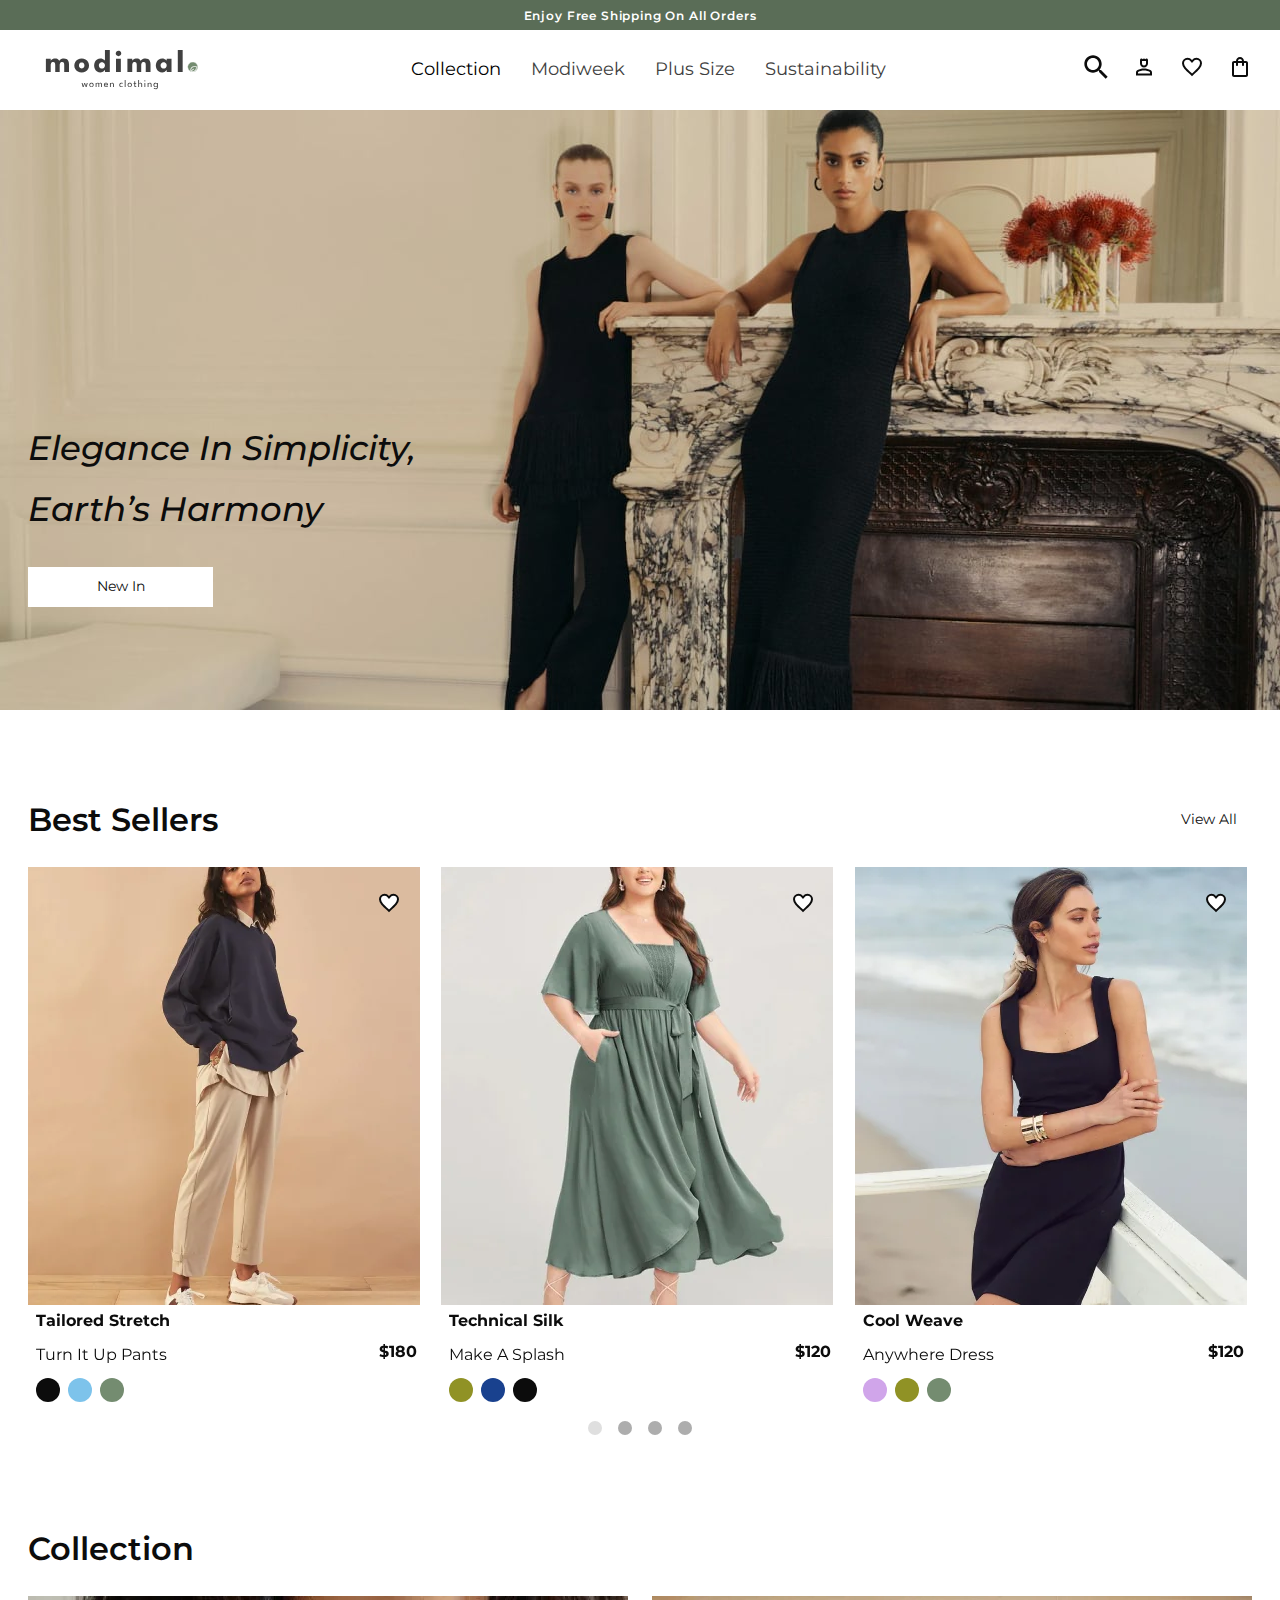
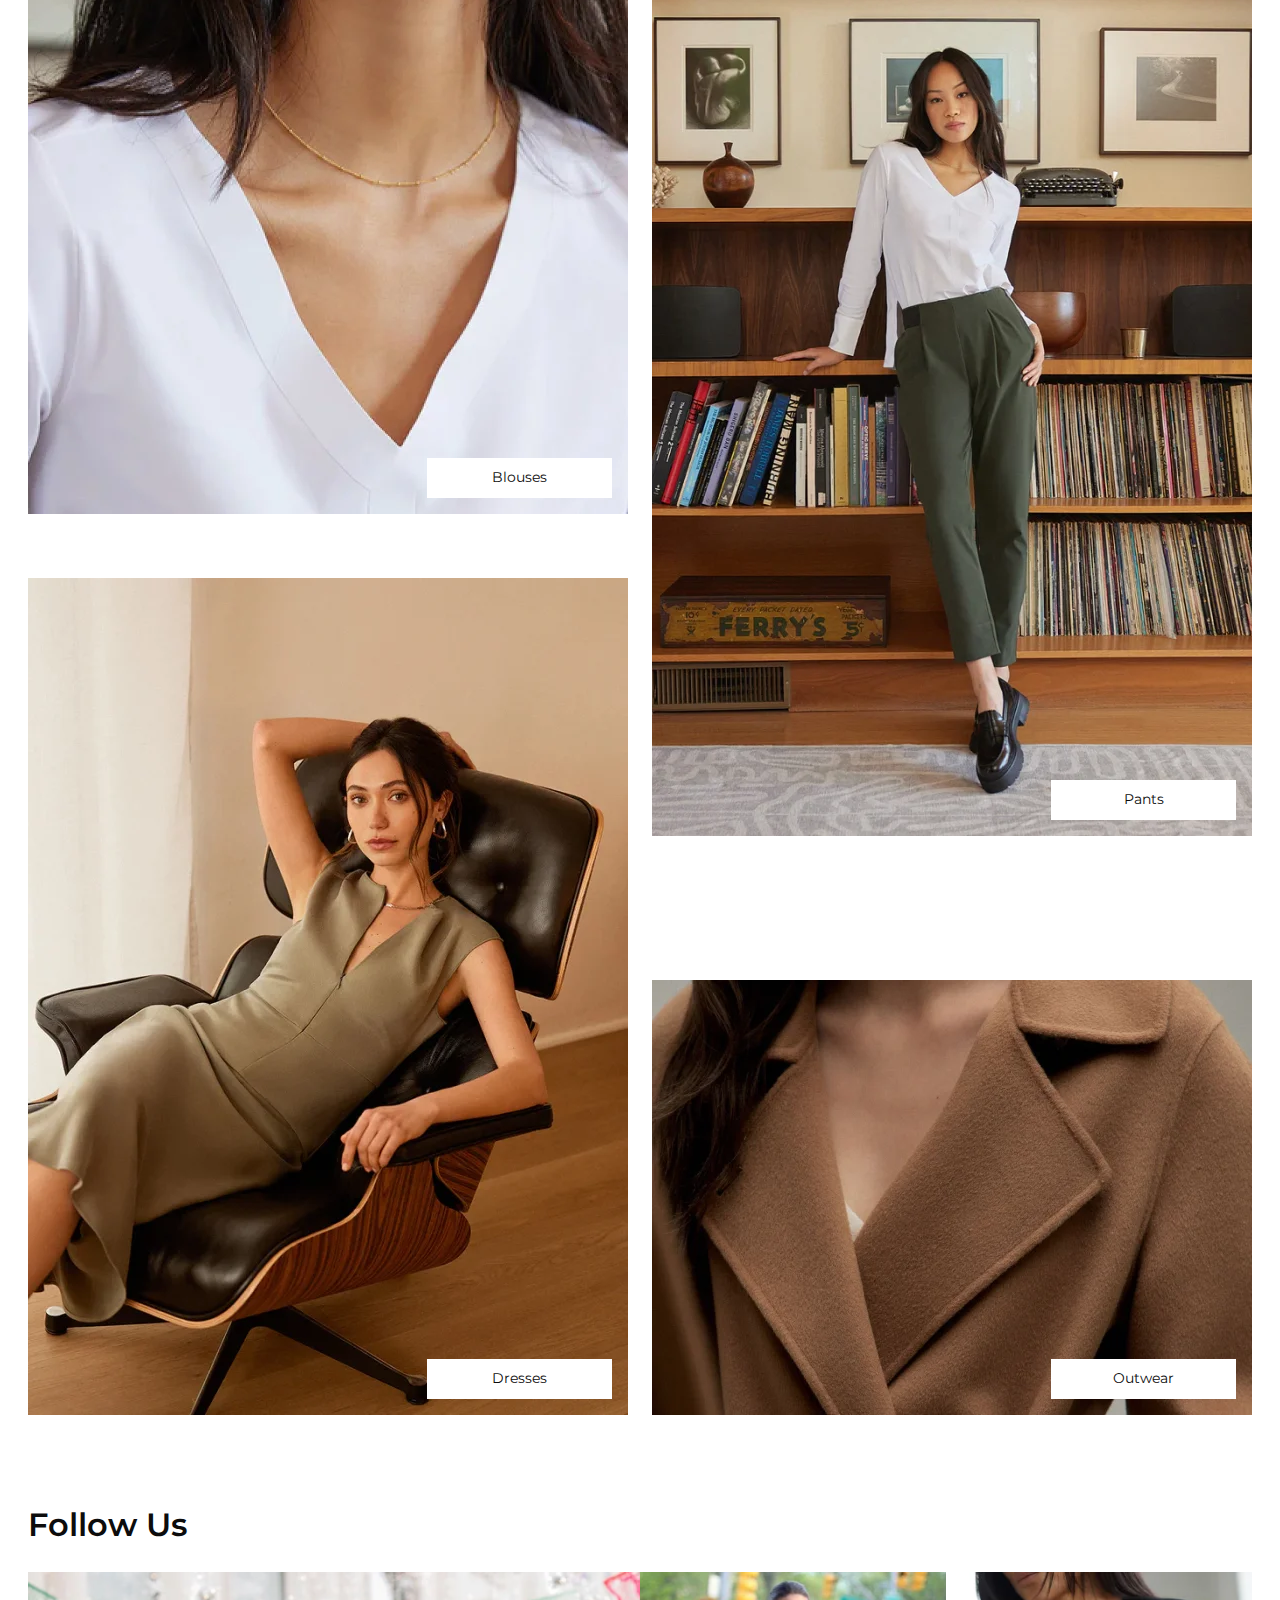
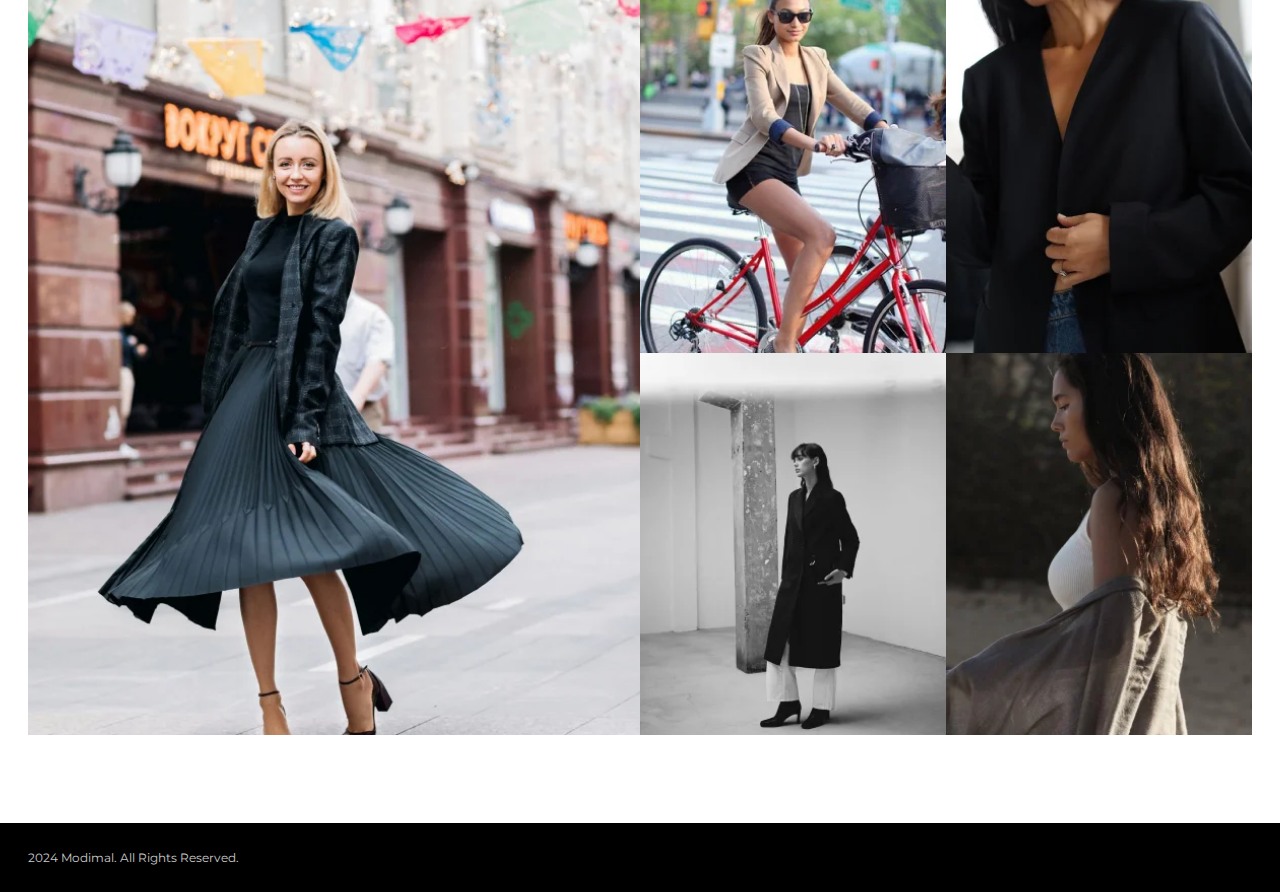
<file: index.html>
<!DOCTYPE html><html lang="en"><head><meta charset="UTF-8"/><meta http-equiv="X-UA-Compatible" content="IE=edge"/><meta name="viewport" content="width=device-width, initial-scale=1.0"/><title>Modimal</title><link rel="stylesheet" href="./css/main.css"/><link rel="icon" type="image/x-icon" href="./img/favicons/favicon.svg"><link rel="apple-touch-icon" sizes="180x180" href="./img/favicons/apple-touch-icon.png"></head><body><section class="top-info"><div class="container"><p>Enjoy Free Shipping On&#160;All Orders</p></div></section><header class="header"><div class="container"><div class="header__inner"><div class="header__logo"> <a class="logo" href="#"><img src="./img/logo/logo.svg" alt="Alt"></a></div><nav class="header__nav nav"><ul class="nav__list"><li class="nav__list-item"> <a href="#" class="nav__list-link active">Collection</a></li><li class="nav__list-item"> <a href="#" class="nav__list-link">Modiweek</a></li><li class="nav__list-item"> <a href="#" class="nav__list-link">Plus Size</a></li><li class="nav__list-item"> <a href="#" class="nav__list-link">Sustainability</a></li></ul></nav><div class="header__account header__account--first"><ul class="header__account-list"><li class="header__account-list-item account__menu"> <button class="mobile-nav-btn"><div class="nav-icon"></div></button></li><li class="header__account-list-item account__search"> <a href="#" class="header__account-list-link"><svg class="icon icon--search"><use href="./img/svgsprite/sprite.symbol.svg#search"></use></svg></a></li><li class="header__account-list-item"> <a href="#" class="header__account-list-link"><svg class="icon icon--person"><use href="./img/svgsprite/sprite.symbol.svg#person"></use></svg></a></li></ul></div><div class="header__account"><ul class="header__account-list"><li class="header__account-list-item"> <a href="#" class="header__account-list-link"><svg class="icon icon--favorite"><use href="./img/svgsprite/sprite.symbol.svg#favorite"></use></svg></a></li><li class="header__account-list-item"> <a href="#" class="header__account-list-link"><svg class="icon icon--bag"><use href="./img/svgsprite/sprite.symbol.svg#bag"></use></svg></a></li></ul></div><div class="header__nav-btn"> <button class="mobile-nav-btn"><div class="nav-icon"></div></button></div></div></div></header><div class="mobile-nav"><div class="mobile-nav__links"><div class="mobile-links"><li class="mobile-links__parent"> <button class="mobile-links__parent-btn"> <span class="mobile-links__parent-title">collection</span> <svg class="mobile-links__parent-btn-icon icon icon--arrow-down"><use href="./img/svgsprite/sprite.symbol.svg#arrow-down"></use></svg></button><div class="mobile-sub"><ul class="mobile-sub-list"><li class="mobile-sub-list__item"> <a href="#" class="mobile-sub-list__link">shop all</a></li><li class="mobile-sub-list__item"> <a href="#" class="mobile-sub-list__link">tops & blouses</a></li><li class="mobile-sub-list__item"> <a href="#" class="mobile-sub-list__link">tees</a></li><li class="mobile-sub-list__item"> <a href="#" class="mobile-sub-list__link">pants</a></li><li class="mobile-sub-list__item"> <a href="#" class="mobile-sub-list__link">jackets & outwears</a></li><li class="mobile-sub-list__item"> <a href="#" class="mobile-sub-list__link">pullovers</a></li><li class="mobile-sub-list__item"> <a href="#" class="mobile-sub-list__link">dresses & jumpsuits</a></li><li class="mobile-sub-list__item"> <a href="#" class="mobile-sub-list__link">short & skirts</a></li></ul></div></li><li class="mobile-links__parent"> <button class="mobile-links__parent-btn"> <span class="mobile-links__parent-title">New in</span> <svg class="mobile-links__parent-btn-icon icon icon--arrow-down"><use href="./img/svgsprite/sprite.symbol.svg#arrow-down"></use></svg></button><div class="mobile-sub"><ul class="mobile-sub-list"><li class="mobile-sub-list__item"> <a href="#" class="mobile-sub-list__link">shop all</a></li><li class="mobile-sub-list__item"> <a href="#" class="mobile-sub-list__link">tops & blouses</a></li><li class="mobile-sub-list__item"> <a href="#" class="mobile-sub-list__link">tees</a></li><li class="mobile-sub-list__item"> <a href="#" class="mobile-sub-list__link">pants</a></li><li class="mobile-sub-list__item"> <a href="#" class="mobile-sub-list__link">jackets & outwears</a></li><li class="mobile-sub-list__item"> <a href="#" class="mobile-sub-list__link">pullovers</a></li><li class="mobile-sub-list__item"> <a href="#" class="mobile-sub-list__link">dresses & jumpsuits</a></li><li class="mobile-sub-list__item"> <a href="#" class="mobile-sub-list__link">short & skirts</a></li></ul></div></li><li class="mobile-links__parent"> <button class="mobile-links__parent-btn"> <span class="mobile-links__parent-title">Modiweek</span> <svg class="mobile-links__parent-btn-icon icon icon--arrow-down"><use href="./img/svgsprite/sprite.symbol.svg#arrow-down"></use></svg></button><div class="mobile-sub"><ul class="mobile-sub-list"><li class="mobile-sub-list__item"> <a href="#" class="mobile-sub-list__link">shop all</a></li><li class="mobile-sub-list__item"> <a href="#" class="mobile-sub-list__link">tops & blouses</a></li><li class="mobile-sub-list__item"> <a href="#" class="mobile-sub-list__link">tees</a></li><li class="mobile-sub-list__item"> <a href="#" class="mobile-sub-list__link">pants</a></li><li class="mobile-sub-list__item"> <a href="#" class="mobile-sub-list__link">jackets & outwears</a></li><li class="mobile-sub-list__item"> <a href="#" class="mobile-sub-list__link">pullovers</a></li><li class="mobile-sub-list__item"> <a href="#" class="mobile-sub-list__link">dresses & jumpsuits</a></li><li class="mobile-sub-list__item"> <a href="#" class="mobile-sub-list__link">short & skirts</a></li></ul></div></li></div></div><div class="mobile-nav__btns"> <a href="#" class="btn-outline"><svg class="icon icon--person"><use href="./img/svgsprite/sprite.symbol.svg#person"></use></svg>Log In</a> <a href="" class="btn-outline">Create Account</a></div></div><main class="main"><section class="hero"><div class="container"><div class="hero__content"><h1 class="hero__title">Elegance in&#160;simplicity, Earth&#8217;s harmony</h1> <a href="#" class="btn">New In</a></div></div></section><section class="best"><div class="container"><div class="best__title-wrapper"><h2 class="title best__title">Best Sellers</h2><div class="best__link"> <a href="#" class="btn btn--small">view all</a></div></div><div class="best__cards"><div class="swiper"><div class="swiper-wrapper"><div class="swiper-slide"><article class="card"><div class="card__fav-btn"> <button class="card__btn-fav card__btn-fav"><svg class="icon icon--favorite"><use href="./img/svgsprite/sprite.symbol.svg#favorite"></use></svg></button></div><div class="card__picture"><picture><source srcset="./img/best/best-01.webp 1x, ./img/best/best-01@2x.webp 2x" type="image/webp"><source srcset="./img/best/best-01.jpg 1x, ./img/best/best-01@2x.jpg 2x" type="image/jpeg"> <img src="./img/best/best-01.jpg" alt="tailored stretch"></picture></div><div class="card__body"><h3 class="card__title"><a href="#">tailored stretch</a></h3><div class="card__body-wrapper"><div class="card__desc">turn it&#160;up&#160;pants</div><div class="card__price">$180</div></div><div class="card__colors"><div class="color color--black"></div><div class="color color--blue"></div><div class="color color--green"></div></div></div></article></div><div class="swiper-slide"><article class="card"><div class="card__fav-btn"> <button class="card__btn-fav card__btn-fav"><svg class="icon icon--favorite"><use href="./img/svgsprite/sprite.symbol.svg#favorite"></use></svg></button></div><div class="card__picture"><picture><source srcset="./img/best/best-02.webp 1x, ./img/best/best-02@2x.webp 2x" type="image/webp"><source srcset="./img/best/best-02.jpg 1x, ./img/best/best-02@2x.jpg 2x" type="image/jpeg"> <img src="./img/best/best-02.jpg" alt="tailored stretch"></picture></div><div class="card__body"><h3 class="card__title"><a href="#">Technical Silk</a></h3><div class="card__body-wrapper"><div class="card__desc">Make A&#160;Splash</div><div class="card__price">$120</div></div><div class="card__colors"><div class="color color--olive"></div><div class="color color--navy"></div><div class="color color--black"></div></div></div></article></div><div class="swiper-slide"><article class="card"><div class="card__fav-btn"> <button class="card__btn-fav card__btn-fav"><svg class="icon icon--favorite"><use href="./img/svgsprite/sprite.symbol.svg#favorite"></use></svg></button></div><div class="card__picture"><picture><source srcset="./img/best/best-03.webp 1x, ./img/best/best-03@2x.webp 2x" type="image/webp"><source srcset="./img/best/best-03.jpg 1x, ./img/best/best-03@2x.jpg 2x" type="image/jpeg"> <img src="./img/best/best-03.jpg" alt="tailored stretch"></picture></div><div class="card__body"><h3 class="card__title"><a href="#">Cool Weave</a></h3><div class="card__body-wrapper"><div class="card__desc">Anywhere Dress</div><div class="card__price">$120</div></div><div class="card__colors"><div class="color color--pink"></div><div class="color color--olive"></div><div class="color color--green"></div></div></div></article></div><div class="swiper-slide"><article class="card"><div class="card__fav-btn"> <button class="card__btn-fav card__btn-fav"><svg class="icon icon--favorite"><use href="./img/svgsprite/sprite.symbol.svg#favorite"></use></svg></button></div><div class="card__picture"><picture><source srcset="./img/best/best-04.webp 1x, ./img/best/best-04@2x.webp 2x" type="image/webp"><source srcset="./img/best/best-04.jpg 1x, ./img/best/best-04@2x.jpg 2x" type="image/jpeg"> <img src="./img/best/best-04.jpg" alt="tailored stretch"></picture></div><div class="card__body"><h3 class="card__title"><a href="#">Cool Dress</a></h3><div class="card__body-wrapper"><div class="card__desc">Anywhere Dress</div><div class="card__price">$210</div></div><div class="card__colors"><div class="color color--white"></div><div class="color color--black"></div><div class="color color--green"></div></div></div></article></div><div class="swiper-slide"><article class="card"><div class="card__fav-btn"> <button class="card__btn-fav card__btn-fav"><svg class="icon icon--favorite"><use href="./img/svgsprite/sprite.symbol.svg#favorite"></use></svg></button></div><div class="card__picture"><picture><source srcset="./img/best/best-05.webp 1x, ./img/best/best-05@2x.webp 2x" type="image/webp"><source srcset="./img/best/best-05.jpg 1x, ./img/best/best-05@2x.jpg 2x" type="image/jpeg"> <img src="./img/best/best-05.jpg" alt="tailored stretch"></picture></div><div class="card__body"><h3 class="card__title"><a href="#">Cool Blause</a></h3><div class="card__body-wrapper"><div class="card__desc">Anywhere Dress</div><div class="card__price">$180</div></div><div class="card__colors"><div class="color color--blue"></div><div class="color color--white"></div><div class="color color--green"></div></div></div></article></div><div class="swiper-slide"><article class="card"><div class="card__fav-btn"> <button class="card__btn-fav card__btn-fav"><svg class="icon icon--favorite"><use href="./img/svgsprite/sprite.symbol.svg#favorite"></use></svg></button></div><div class="card__picture"><picture><source srcset="./img/best/best-06.webp 1x, ./img/best/best-06@2x.webp 2x" type="image/webp"><source srcset="./img/best/best-06.jpg 1x, ./img/best/best-06@2x.jpg 2x" type="image/jpeg"> <img src="./img/best/best-06.jpg" alt="tailored stretch"></picture></div><div class="card__body"><h3 class="card__title"><a href="#">Summer Dress</a></h3><div class="card__body-wrapper"><div class="card__desc">Anywhere Dress</div><div class="card__price">$120</div></div><div class="card__colors"><div class="color color--white"></div><div class="color color--olive"></div><div class="color color--green"></div></div></div></article></div></div><div class="swiper-pagination"></div></div></div></div></section><section class="collection"><div class="container"><h2 class="title collection__title">Collection</h2><div class="collection__cols"><div class="collection__col"><article class="card-collection"><picture><source srcset="./img/collection/collection-01.webp 1x, ./img/collection/collection-01@2x.webp 2x" type="image/webp"><source srcset="./img/collection/collection-01.jpg 1x, ./img/collection/collection-01@2x.jpg 2x" type="image/jpeg"> <img src="./img/collection/collection-01.jpg" alt="collection" class="card-collection__img"></picture><div class="card-collection__link"> <a href="#" class="btn btn--mobile-wide">Blouses</a></div></article><article class="card-collection"><picture><source srcset="./img/collection/collection-02.webp 1x, ./img/collection/collection-02@2x.webp 2x" type="image/webp"><source srcset="./img/collection/collection-02.jpg 1x, ./img/collection/collection-02@2x.jpg 2x" type="image/jpeg"> <img src="./img/collection/collection-02.jpg" alt="collection" class="card-collection__img"></picture><div class="card-collection__link"> <a href="#" class="btn btn--mobile-wide">Dresses</a></div></article></div><div class="collection__col"><article class="card-collection"><picture><source srcset="./img/collection/collection-03.webp 1x, ./img/collection/collection-03@2x.webp 2x" type="image/webp"><source srcset="./img/collection/collection-03.jpg 1x, ./img/collection/collection-03@2x.jpg 2x" type="image/jpeg"> <img src="./img/collection/collection-03.jpg" alt="collection" class="card-collection__img"></picture><div class="card-collection__link"> <a href="#" class="btn btn--mobile-wide">Pants</a></div></article><article class="card-collection"><picture><source srcset="./img/collection/collection-04.webp 1x, ./img/collection/collection-04@2x.webp 2x" type="image/webp"><source srcset="./img/collection/collection-04.jpg 1x, ./img/collection/collection-04@2x.jpg 2x" type="image/jpeg"> <img src="./img/collection/collection-04.jpg" alt="collection" class="card-collection__img"></picture><div class="card-collection__link"> <a href="#" class="btn btn--mobile-wide">Outwear</a></div></article></div></div></div></section><section class="follow"><div class="container"><h1 class="title follow-title"> Follow us</h1><div class="follow__inner"><picture><source srcset="./img/follow/follow-01.webp 1x, ./img/follow/follow-01@2x.webp 2x" type="image/webp"><source srcset="./img/follow/follow-01.jpg 1x, ./img/follow/follow-01@2x.jpg 2x" type="image/jpeg"> <img src="./img/follow/follow-01.jpg" alt="follow" class="follow__img"></picture><picture><source srcset="./img/follow/follow-02.webp 1x, ./img/follow/follow-02@2x.webp 2x" type="image/webp"><source srcset="./img/follow/follow-02.jpg 1x, ./img/follow/follow-02@2x.jpg 2x" type="image/jpeg"> <img src="./img/follow/follow-02.jpg" alt="follow" class="follow__img"></picture><picture><source srcset="./img/follow/follow-03.webp 1x, ./img/follow/follow-03@2x.webp 2x" type="image/webp"><source srcset="./img/follow/follow-03.jpg 1x, ./img/follow/follow-03@2x.jpg 2x" type="image/jpeg"> <img src="./img/follow/follow-03.jpg" alt="follow" class="follow__img"></picture><picture><source srcset="./img/follow/follow-04.webp 1x, ./img/follow/follow-04@2x.webp 2x" type="image/webp"><source srcset="./img/follow/follow-04.jpg 1x, ./img/follow/follow-04@2x.jpg 2x" type="image/jpeg"> <img src="./img/follow/follow-04.jpg" alt="follow" class="follow__img"></picture><picture><source srcset="./img/follow/follow-05.webp 1x, ./img/follow/follow-05@2x.webp 2x" type="image/webp"><source srcset="./img/follow/follow-05.jpg 1x, ./img/follow/follow-05@2x.jpg 2x" type="image/jpeg"> <img src="./img/follow/follow-05.jpg" alt="follow" class="follow__img"></picture></div></div></section></main><footer class="footer"><div class="container"><div class="footer__copyright"> 2024 modimal. All Rights Reserved.</div></div></footer><script src="./js/index.bundle.js"></script></body></html>
</file>
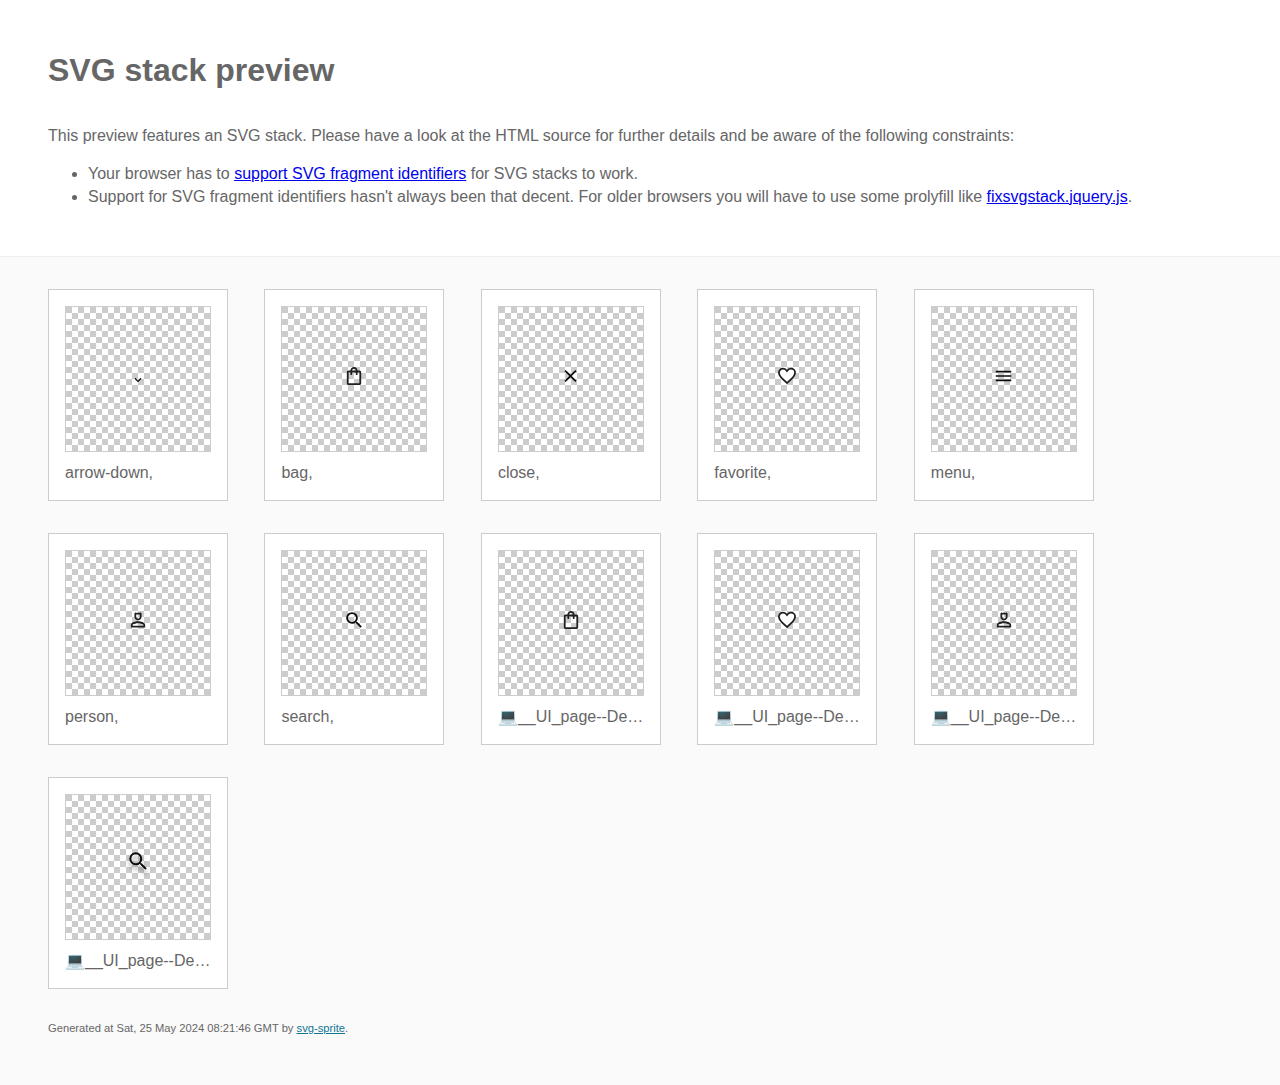
<file: img/svgsprite/stack/sprite.stack.html>
<!doctype html>
<html lang="en">
    <head>
        <meta charset="utf-8">
        <title>SVG stack preview | svg-sprite</title>
        <style>
            body {
                padding: 0;
                margin: 0;
                color: #666;
                background: #fafafa;
                font-family: Arial, Helvetica, sans-serif;
                font-size: 1em;
                line-height: 1.4;
            }

            header {
                display: block;
                padding: 3em 3em 2em;
                background-color: #fff;
            }

            header p {
                margin: 2em 0 0;
            }

            section {
                border-top: 1px solid #eee;
                padding: 2em 3em 0;
            }

            section ul {
                margin: 0;
                padding: 0;
            }

            section li {
                display: inline-block;
                background-color: #fff;
                position: relative;
                margin: 0 2em 2em 0;
                vertical-align: top;
                border: 1px solid #ccc;
                padding: 1em 1em 3em;
                cursor: default;
            }

            .icon-box {
                margin: 0;
                width: 144px;
                height: 144px;
                position: relative;
                background: #ccc url("data:image/svg+xml,%3Csvg xmlns='http://www.w3.org/2000/svg' width='12' height='12'%3E%3Cpath fill='%23fff' d='M6 0h6v6H6zM0 6h6v6H0z'/%3E%3C/svg%3E") top left repeat;
                border: 1px solid #ccc;
                display: table-cell;
                vertical-align: middle;
                text-align: center;
            }

            .icon {
                display: inline-block;
            }

            h1 {
                margin-top: 0;
            }

            h2 {
                margin: 0;
                padding: 0;
                font-size: 1em;
                font-weight: 400;
                white-space: nowrap;
                overflow: hidden;
                text-overflow: ellipsis;
                position: absolute;
                left: 1em;
                right: 1em;
                bottom: 1em;
            }

            footer {
                display: block;
                margin: 0;
                padding: 0 3em 3em;
            }

            footer p {
                margin: 0;
                font-size: .7em;
            }

            footer a {
                color: #0f7595;
                margin-left: 0;
            }
        </style>

<!--
Sprite shape dimensions
====================================================================================================
You will need to set the sprite shape dimensions via CSS when you use them as stack SVGs, otherwise
they would become a huge 100% in size. You may use the following dimension classes for doing so.
They might well be outsourced to an external stylesheet of course.
-->

<style>
 .svg-arrow-down-dims { width: 12px; height: 8px; }
 .svg-bag-dims { width: 24px; height: 24px; }
 .svg-close-dims { width: 25px; height: 24px; }
 .svg-favorite-dims { width: 24px; height: 24px; }
 .svg-menu-dims { width: 25px; height: 24px; }
 .svg-person-dims { width: 24px; height: 24px; }
 .svg-search-dims { width: 18px; height: 18px; }
 .svg-💻__UI_page--Desktop--Landing--bag-dims { width: 24px; height: 24px; }
 .svg-💻__UI_page--Desktop--Landing--favorite-dims { width: 24px; height: 24px; }
 .svg-💻__UI_page--Desktop--Landing--person-dims { width: 24px; height: 24px; }
 .svg-💻__UI_page--Desktop--Landing--search-dims { width: 26px; height: 29px; }
</style>

<!--
====================================================================================================
-->

    </head>
    <body>
        <header>
            <h1>SVG stack preview</h1>
            <p>This preview features an SVG stack. Please have a look at the HTML source for further details and be aware of the following constraints:</p>
            <ul>
                <li>Your browser has to <a href="https://caniuse.com/svg-fragment" target="_blank" rel="noopener noreferrer">support SVG fragment identifiers</a> for SVG stacks to work.</li>
                <li>Support for SVG fragment identifiers hasn't always been that decent. For older browsers you will have to use some prolyfill like <a href="https://github.com/preciousforever/SVG-Stacker/blob/master/fixsvgstack.jquery.js" target="_blank" rel="noopener noreferrer">fixsvgstack.jquery.js</a>.</li>
            </ul>
        </header>
        <section>

<!--
SVG stack
====================================================================================================
These SVG images make use of fragment identifiers (IDs) to reference certain portions of the
external sprite. By default, all shapes inside the sprite are hidden by CSS. The `:target` pseudo
selector is used to show the very shape that is referenced by the fragment identifier.
-->

            <ul>

             <li title="arrow-down">
                    <div class="icon-box">
                        <img src="svg/sprite.stack.svg#arrow-down" class="svg-arrow-down-dims" alt="arrow-down">
                    </div>
                    <h2>arrow-down, </h2>
                </li>
             <li title="bag">
                    <div class="icon-box">
                        <img src="svg/sprite.stack.svg#bag" class="svg-bag-dims" alt="bag">
                    </div>
                    <h2>bag, </h2>
                </li>
             <li title="close">
                    <div class="icon-box">
                        <img src="svg/sprite.stack.svg#close" class="svg-close-dims" alt="close">
                    </div>
                    <h2>close, </h2>
                </li>
             <li title="favorite">
                    <div class="icon-box">
                        <img src="svg/sprite.stack.svg#favorite" class="svg-favorite-dims" alt="favorite">
                    </div>
                    <h2>favorite, </h2>
                </li>
             <li title="menu">
                    <div class="icon-box">
                        <img src="svg/sprite.stack.svg#menu" class="svg-menu-dims" alt="menu">
                    </div>
                    <h2>menu, </h2>
                </li>
             <li title="person">
                    <div class="icon-box">
                        <img src="svg/sprite.stack.svg#person" class="svg-person-dims" alt="person">
                    </div>
                    <h2>person, </h2>
                </li>
             <li title="search">
                    <div class="icon-box">
                        <img src="svg/sprite.stack.svg#search" class="svg-search-dims" alt="search">
                    </div>
                    <h2>search, </h2>
                </li>
             <li title="💻__UI_page--Desktop--Landing--bag">
                    <div class="icon-box">
                        <img src="svg/sprite.stack.svg#💻__UI_page--Desktop--Landing--bag" class="svg-💻__UI_page--Desktop--Landing--bag-dims" alt="💻__UI_page--Desktop--Landing--bag">
                    </div>
                    <h2>💻__UI_page--Desktop--Landing--bag, </h2>
                </li>
             <li title="💻__UI_page--Desktop--Landing--favorite">
                    <div class="icon-box">
                        <img src="svg/sprite.stack.svg#💻__UI_page--Desktop--Landing--favorite" class="svg-💻__UI_page--Desktop--Landing--favorite-dims" alt="💻__UI_page--Desktop--Landing--favorite">
                    </div>
                    <h2>💻__UI_page--Desktop--Landing--favorite, </h2>
                </li>
             <li title="💻__UI_page--Desktop--Landing--person">
                    <div class="icon-box">
                        <img src="svg/sprite.stack.svg#💻__UI_page--Desktop--Landing--person" class="svg-💻__UI_page--Desktop--Landing--person-dims" alt="💻__UI_page--Desktop--Landing--person">
                    </div>
                    <h2>💻__UI_page--Desktop--Landing--person, </h2>
                </li>
             <li title="💻__UI_page--Desktop--Landing--search">
                    <div class="icon-box">
                        <img src="svg/sprite.stack.svg#💻__UI_page--Desktop--Landing--search" class="svg-💻__UI_page--Desktop--Landing--search-dims" alt="💻__UI_page--Desktop--Landing--search">
                    </div>
                    <h2>💻__UI_page--Desktop--Landing--search, </h2>
                </li>
         </ul>

<!--
====================================================================================================
-->

        </section>
        <footer>
            <p>Generated at Sat, 25 May 2024 08:21:46 GMT by <a href="https://github.com/svg-sprite/svg-sprite" target="_blank" rel="noopener noreferrer">svg-sprite</a>.</p>
        </footer>
    </body>
</html>
</file>
<file: css/main.css>
@charset "UTF-8";@import url(https://fonts.googleapis.com/css?family=Montserrat:100,200,300,regular,500,600,700,800,900,100italic,200italic,300italic,italic,500italic,600italic,700italic,800italic,900italic);*{padding:0;margin:0;border:0}*,::after,::before{-webkit-box-sizing:border-box;box-sizing:border-box}a,a:hover,a:link,a:visited{text-decoration:none}aside,footer,header,legend,main,nav,section{display:block}h1,h2,h3,h4,h5,h6,p{font-size:inherit;font-weight:inherit}ul,ul li{list-style:none}img{vertical-align:top}img,svg{max-width:100%;height:auto}address{font-style:normal}input,select,textarea{background-color:transparent}button,input,select,textarea{font-family:inherit;font-size:inherit;color:inherit}input::-ms-clear{display:none}button,input[type=submit]{display:inline-block;-webkit-box-shadow:none;box-shadow:none;background-color:transparent;background:0 0;cursor:pointer}button:active,button:focus,input:active,input:focus{outline:0}button::-moz-focus-inner{padding:0;border:0}label{cursor:pointer}:root{--container-width:1254px;--container-padding:15px;--font-main:Montserrat, sans-serif;--font-accent:"Montserrat", sans-serif;--font-titles:var(--font-accent);--page-bg:#fff;--text-color:#000;--accent:#ac182c;--link-color:#2578c8;--laptop-size:1199px;--tablet-size:959px;--mobile-size:599px;--primary:#748c70;--black:#0c0c0c;--white:#fff;--primary-primary25:#f0f2ef;--primary-primary50:#d1d9cf;--primary-primary100:#b2bfaf;--primary-primary200:#a2b39f;--primary-primary300:#93a690;--primary-primary400:#839980;--primary-primary-600:#5a6d57;--primary-primary-700:#404e3e;--primary-primary750:#343e32;--primary-primary800:#272f25;--primary-primary900:#0d100c;--neutral-backgroundfaf9f5:#faf9f5;--neutral-graydfdfdf:#dfdfdf;--neutral-grayededed:#ededed;--neutral-grayf9f9f9:#f9f9f9;--neutral-graycbcbcb:#cbcbcb;--neutral-grayadadad:#adadad;--neutral-gray868686:#868686;--neutral-gray606060:#606060;--neutral-gray404040:#404040;--neutral-gray202020:#202020;--neutral-gray0c0c0c:#0c0c0c;--state-color-warning-bg:#f7e4c9;--state-color-warning-light:#ecbb77;--state-color-warning:#e09126;--state-color-error-bg:#fff2f2;--state-color-error-light:#ed2e2e;--state-color-error:#c30000;--state-color-success-bg:#f3fdfa;--state-color-success-light:#00ba88;--state-color-success:#00966d;--font-family:"Montserrat", sans-serif}.dark{--page-bg:#252526;--text-color:#fff}html{scroll-behavior:smooth;background-color:#272727}body{background-color:var(--page-bg);color:var(--text-color);font-family:var(--font-main);text-wrap:balance}img{display:block}a{color:var(--link-color)}code,pre.code{background-color:#e9f1f6;padding:.2rem;border-radius:4px}pre.code{overflow-x:auto;padding:1rem}.docs{display:grid;line-height:1.5}.docs p{margin:1rem 0}.docs ol,.docs ul{padding-left:2rem}.docs ol li,.docs ul li{list-style:disc;margin-bottom:.5rem}.docs ol li{list-style:decimal}.docs section,.docs section.docs{padding:40px 0}.docs section+section{border-top:1px solid #dae5e9}.docs small{font-size:1rem;color:#acacac}.docs .title-1:first-child,.docs .title-2:first-child{margin-top:0!important}.test,.test-2{width:600px;height:300px;margin:50px auto;background-color:#999;background-position:center center;background-size:cover;background-repeat:no-repeat}.test{background-image:url(./../img/project-02.jpg)}.test-2{background-image:-webkit-image-set(url(./../img/project-02.jpg) 1x,url(./../img/project-02@2x.jpg) 2x);background-image:image-set(url(./../img/project-02.jpg) 1x,url(./../img/project-02@2x.jpg) 2x)}.font-1{font-family:"Montserrat";font-weight:700;font-style:italic}.font-2{font-family:"FirasansBook";font-weight:400}.none{display:none!important}.visually-hidden{position:absolute;width:1px;height:1px;margin:-1px;border:0;padding:0;white-space:nowrap;-webkit-clip-path:inset(100%);clip-path:inset(100%);clip:rect(0 0 0 0);overflow:hidden}.no-scroll{overflow-y:hidden}.text-left{text-align:left}.text-right{text-align:right}.text-center{text-align:center}.d-flex{display:-webkit-box;display:-ms-flexbox;display:flex}.flex-center{-webkit-box-pack:center;-ms-flex-pack:center;justify-content:center}.content-demo{margin-bottom:5rem;padding:1rem;background-color:#dadada}.container,.container-full{padding:0 var(--container-padding)}.container{margin:0 auto;max-width:var(--container-width);width:100%}.container-full{max-width:100%}.container-left-50,.container-right-50{padding:0 var(--container-padding);max-width:50%}.container-right-50{margin-left:auto}.container-right{padding-left:calc((100% - var(--container-width))/2 + var(--container-padding))}.container-left{padding-right:calc((100% - var(--container-width))/2 + var(--container-padding))}.container-half-left{padding-right:calc((100% - var(--container-width))/2 + var(--container-width)/2);padding-left:calc((100% - var(--container-width))/2 + var(--container-padding))}.container-half-right{padding-left:calc((100% - var(--container-width))/2 + var(--container-width)/2);padding-right:calc((100% - var(--container-width))/2 + var(--container-padding))}.best__title-wrapper,body,html{display:-webkit-box;display:-ms-flexbox;display:flex}body,html{min-height:100vh;-webkit-box-orient:vertical;-webkit-box-direction:normal;-ms-flex-direction:column;flex-direction:column}.best__title-wrapper{margin-bottom:24px;-webkit-box-align:center;-ms-flex-align:center;align-items:center;-webkit-box-pack:justify;-ms-flex-pack:justify;justify-content:space-between}.btn,a.btn{display:inline-block;padding:8px;min-width:185px;height:40px;background-color:var(--white);font-family:var(--font-family);font-weight:400;font-size:14px;line-height:171%;text-transform:capitalize;text-align:center;color:var(--black);-webkit-transition:all .2s ease-in;transition:all .2s ease-in}.btn:hover,a.btn:hover{background-color:var(--neutral-grayededed)}.btn--small,a.btn--small{min-width:unset;padding-left:15px;padding-right:15px}.btn-outline,a.btn--outline{display:inline-block;border:1px solid var(--primary-primary-600);padding:8px 16px;height:40px;display:-webkit-box;display:-ms-flexbox;display:flex;-webkit-box-pack:center;-ms-flex-pack:center;justify-content:center;-webkit-box-align:center;-ms-flex-align:center;align-items:center;gap:4px;font-family:var(--font-family);font-weight:400;font-size:14px;line-height:171%;text-transform:capitalize;text-align:center;color:var(--primary-primary-600)}.btn-outline:hover,a.btn--outline:hover{color:var(--primary-primary-700)}.card-collection{position:relative}.card-collection__link{position:absolute;right:16px;bottom:16px}.card-collection__link .btn::after{right:0}.card{position:relative}.card__fav-btn{position:absolute;right:24px;top:24px;z-index:9}.card__btn-fav:hover .icon--favorite{stroke:#e33279}.card__btn-fav--selected .icon--favorite{stroke:var(--state-color-error);fill:var(--state-color-error)}.card__btn-fav--selected .icon--favorite:hover{stroke:var(--state-color-error)}.card__body{display:grid;padding:5.5px 8px;gap:8px}.card__title{font-family:var(--font-family);font-weight:700;font-size:16px;line-height:140%;text-transform:capitalize}.card__title,.card__title a{color:var(--black)}.card-collection__link .btn::after,.card__title a::after{content:"";position:absolute;left:0;top:0;width:100%;height:100%}.card__body-wrapper{display:-webkit-box;display:-ms-flexbox;display:flex;-webkit-box-pack:justify;-ms-flex-pack:justify;justify-content:space-between}.card__desc,.card__price{font-family:var(--font-family);font-weight:400;font-size:16px;line-height:180%;text-transform:capitalize;color:var(--black)}.card__price{font-weight:700;line-height:140%}.card__colors{display:-webkit-box;display:-ms-flexbox;display:flex;gap:8px}.color{width:24px;height:24px;border-radius:50%;background-color:#ccc}.color--black{background-color:var(--black)}.color--blue{background-color:#7dc3eb}.color--green{background-color:var(--primary)}.color--olive{background-color:#909225}.color--navy{background-color:#19418e}.color--pink{background-color:#d0a5ea}.color--white{background-color:#fff;border:1px solid #d0d0d0}.collection__title{margin-bottom:24px}.collection__cols{display:grid;grid-template-columns:1fr 1fr;gap:24px}.collection__col{display:-webkit-box;display:-ms-flexbox;display:flex;-webkit-box-orient:vertical;-webkit-box-direction:normal;-ms-flex-direction:column;flex-direction:column;-webkit-box-pack:justify;-ms-flex-pack:justify;justify-content:space-between;gap:64px}.follow-title{margin-bottom:24px}.follow__inner{display:grid;grid-template-columns:repeat(4,1fr);grid-template-rows:1fr 1fr}.follow__inner>:first-child{grid-column:span 2;grid-row:span 2}.follow__inner img{width:100%;height:100%;-o-object-fit:cover;object-fit:cover}.footer{margin-top:88px;background-color:#000;padding:24px 0;font-family:var(--font-family);font-weight:400;font-size:12px;line-height:180%;text-transform:capitalize;color:var(--neutral-graycbcbcb)}.header{padding:16px 0 18px;position:relative;z-index:199;background-color:#fff}.header__inner{display:-webkit-box;display:-ms-flexbox;display:flex;-webkit-box-pack:justify;-ms-flex-pack:justify;justify-content:space-between;-webkit-box-align:center;-ms-flex-align:center;align-items:center}.header__nav{margin-left:auto}.header__account--first{margin-left:auto;margin-right:24px}.header__account-list{display:-webkit-box;display:-ms-flexbox;display:flex;-webkit-box-align:center;-ms-flex-align:center;align-items:center;gap:24px}.header__account-list a{display:inline-block;-webkit-transition:all .3s ease-in;transition:all .3s ease-in}.header__account-list a:hover{background:var(--neutral-grayededed)}.account__menu,.header__nav-btn{display:none}.hero{height:600px;background-color:#999;background-image:url(../img/hero/hero.jpg);background-position:left center;background-size:cover;background-repeat:no-repeat;padding-bottom:103px}.hero .container{height:100%}.hero__content{height:100%;display:-webkit-box;display:-ms-flexbox;display:flex;-webkit-box-orient:vertical;-webkit-box-direction:normal;-ms-flex-direction:column;flex-direction:column;-webkit-box-pack:end;-ms-flex-pack:end;justify-content:flex-end;-webkit-box-align:start;-ms-flex-align:start;align-items:flex-start;gap:27px}.hero__title{font-family:var(--font-family);font-style:italic;font-weight:500;font-size:34px;line-height:180%;text-transform:capitalize;color:var(--black);max-width:494px}.icons-wrapper{padding:30px 0;display:-webkit-box;display:-ms-flexbox;display:flex;-webkit-column-gap:30px;-moz-column-gap:30px;column-gap:30px}.icon{fill:transparent;stroke:transparent;width:24px;height:24px}.icon--person,.icon--search{fill:#0c0c0c;-webkit-box-shadow:none;box-shadow:none}.icon--favorite{stroke:#0c0c0c;fill:#fff}.icon--bag,.icon--favorite{-webkit-box-shadow:none;box-shadow:none}.icon--bag,.icon--menu{fill:#0c0c0c}.icon--arrow-down{fill:var(--black);width:12px;height:8px}.logo{font-size:32px}.main,.mobile-nav{display:-webkit-box;display:-ms-flexbox;display:flex;-webkit-box-orient:vertical;-webkit-box-direction:normal;-ms-flex-direction:column;flex-direction:column}.main{gap:88px}.mobile-nav{position:fixed;top:-100%;width:100%;height:100%;z-index:99;padding:106px 20px 56px;background:#fff;-webkit-transition:all .2s ease-in;transition:all .2s ease-in;overflow-y:auto}.mobile-nav--open{top:0}.mobile-nav a{color:#000}.mobile-nav__links{list-style:none;margin-bottom:84px}.mobile-links{display:grid;gap:32px}.mobile-nav__btns{border-top:1px solid var(--neutral-graycbcbcb);padding-top:14px;display:grid;grid-template-columns:1fr 1fr;gap:16px;margin-top:auto}.mobile-links__parent{border-bottom:1px solid #000}.mobile-links__parent-btn{display:-webkit-box;display:-ms-flexbox;display:flex;-webkit-box-pack:justify;-ms-flex-pack:justify;justify-content:space-between;width:100%}.mobile-links__parent-title{font-family:var(--font-family);font-weight:400;font-size:14px;line-height:180%;text-transform:capitalize;color:var(--black)}.mobile-links__parent-btn-icon,.mobile-sub{-webkit-transition:all .2s ease-in;transition:all .2s ease-in}.active .mobile-links__parent-btn-icon{-webkit-transform:rotate(-180deg);-ms-transform:rotate(-180deg);transform:rotate(-180deg)}.mobile-sub{max-height:0;overflow:hidden}.mobile-sub-list{display:grid;gap:16px;padding:24px 0 16px 35px}.mobile-sub-list__item{font-family:var(--font-family);font-weight:400;font-size:14px;line-height:180%;text-transform:capitalize}.mobile-sub-list__link{padding-top:7px;color:var(--neutral-gray404040);width:100%;display:inline-block}.mobile-sub-list__link:hover,.nav__list a.active{color:#000}.mobile-nav-btn{--time:0.1s;--width:18px;--height:12px;--line-height:2px;--spacing:3px;--color:#000;--radius:4px;height:calc(var(--line-height)*3 + var(--spacing)*2);width:var(--width);display:-webkit-box;display:-ms-flexbox;display:flex;-webkit-box-pack:center;-ms-flex-pack:center;justify-content:center;-webkit-box-align:center;-ms-flex-align:center;align-items:center}.nav-icon,.nav-icon::after,.nav-icon::before{position:relative;width:var(--width);height:var(--line-height);background-color:var(--color);border-radius:var(--radius)}.nav-icon::after,.nav-icon::before{content:"";display:block;position:absolute;left:0;-webkit-transition:top var(--time) linear var(--time),-webkit-transform var(--time) ease-in;transition:transform var(--time) ease-in,top var(--time) linear var(--time);transition:transform var(--time) ease-in,top var(--time) linear var(--time),-webkit-transform var(--time) ease-in}.nav-icon::before{top:calc(-1*(var(--line-height) + var(--spacing)))}.nav-icon::after{top:calc(var(--line-height) + var(--spacing))}.nav-icon.nav-icon--active{background-color:transparent}.nav-icon.nav-icon--active::after,.nav-icon.nav-icon--active::before{top:0;-webkit-transition:top var(--time) linear,-webkit-transform var(--time) ease-in var(--time);transition:top var(--time) linear,transform var(--time) ease-in var(--time);transition:top var(--time) linear,transform var(--time) ease-in var(--time),-webkit-transform var(--time) ease-in var(--time)}.nav-icon.nav-icon--active::before{-webkit-transform:rotate(45deg);-ms-transform:rotate(45deg);transform:rotate(45deg)}.nav-icon.nav-icon--active::after{-webkit-transform:rotate(-45deg);-ms-transform:rotate(-45deg);transform:rotate(-45deg)}.mobile-nav-btn{z-index:999}.nav{font-family:var(--font-family);font-weight:400;font-size:18px;line-height:180%;text-transform:capitalize;text-align:center;color:var(--neutral-gray404040)}.nav__list{display:-webkit-box;display:-ms-flexbox;display:flex;-webkit-column-gap:30px;-moz-column-gap:30px;column-gap:30px}.nav__list a{color:var(--neutral-gray404040)}.swiper{width:100%;padding-bottom:32px!important}.swiper-pagination-bullet{width:14px!important;height:14px!important;background-color:var(--neutral-grayadadad)!important;opacity:1!important}.swiper-pagination-bullet-active{background-color:var(--neutral-graydfdfdf)!important}.swiper-horizontal>.swiper-pagination-bullets .swiper-pagination-bullet,.swiper-pagination-horizontal.swiper-pagination-bullets .swiper-pagination-bullet{margin-left:8px!important;margin-right:8px!important}.swiper-horizontal>.swiper-pagination-bullets,.swiper-pagination-bullets.swiper-pagination-horizontal,.swiper-pagination-custom,.swiper-pagination-fraction{bottom:0!important}.title,.top-info{font-family:var(--font-family);font-weight:600;text-transform:capitalize}.title{font-size:32px;line-height:140%;color:var(--black)}.top-info{background:var(--primary-primary-600);font-size:12px;letter-spacing:.07em;text-align:center;color:var(--white);padding:8px 0 7px;z-index:199}@media (max-width:1274px){.container-right{padding-left:var(--container-padding)}.container-left{padding-right:var(--container-padding)}.container-half-left{padding-left:var(--container-padding)}.container-half-right{padding-right:var(--container-padding)}.color{width:16px;height:16px}.header__account--first{margin-right:12px}.header__account-list{gap:12px}.hero__title{max-width:250px}.nav{font-size:16px}.nav__list{-webkit-column-gap:15px;-moz-column-gap:15px;column-gap:15px}}@media (max-width:780px){.container-left-50,.container-right-50{max-width:100%}.container-half-left,.container-half-right{padding:0 var(--container-padding)}.best__title-wrapper{margin-bottom:8px}.best__link{display:none}.btn--mobile-wide,a.btn--mobile-wide{min-width:unset;width:100%;text-align:left;padding:8px 16px}.btn,a.btn{padding:8px 9px;min-width:unset}.card-collection__link{position:static}.card__fav-btn{top:10px;right:10px}.card__body{padding:0}.card__title{font-weight:600;font-size:14px}.card__body-wrapper{-ms-flex-wrap:wrap;flex-wrap:wrap}.card__desc,.card__price{font-size:14px;line-height:140%}.card__price{font-weight:600}.collection__title{margin-bottom:8px;font-weight:700;font-size:20px}.collection__cols{gap:16px}.collection__col{gap:24px}.follow-title{margin-bottom:8px;font-weight:700;font-size:20px}.follow__inner{grid-template-columns:repeat(2,1fr);grid-template-rows:repeat(4,1fr)}.footer{margin-top:24px;padding:8px 0}.header{padding:4px 0 8px}.header__nav{display:none}.header__account--first{-webkit-box-ordinal-group:0;-ms-flex-order:-1;order:-1;margin-left:unset}.account__search{display:none}.account__menu{display:block}.hero{height:551px;padding-bottom:16px;background-position:30% center}.hero__title{max-width:168px;font-size:20px}.main{gap:24px}.swiper{padding-bottom:20px}.swiper-pagination-bullet{width:8px!important;height:8px!important}.title{font-weight:700;font-size:20px}.top-info{font-weight:400;font-size:10px;line-height:140%;padding:0}}@media (-webkit-min-device-pixel-ratio:2),(min-resolution:192dpi){.test{background-image:url(./../img/project-02@2x.jpg)}.hero{background-image:url(../img/hero/hero@2x.jpg)}}
/*# sourceMappingURL=[data-uri] */
</file>
